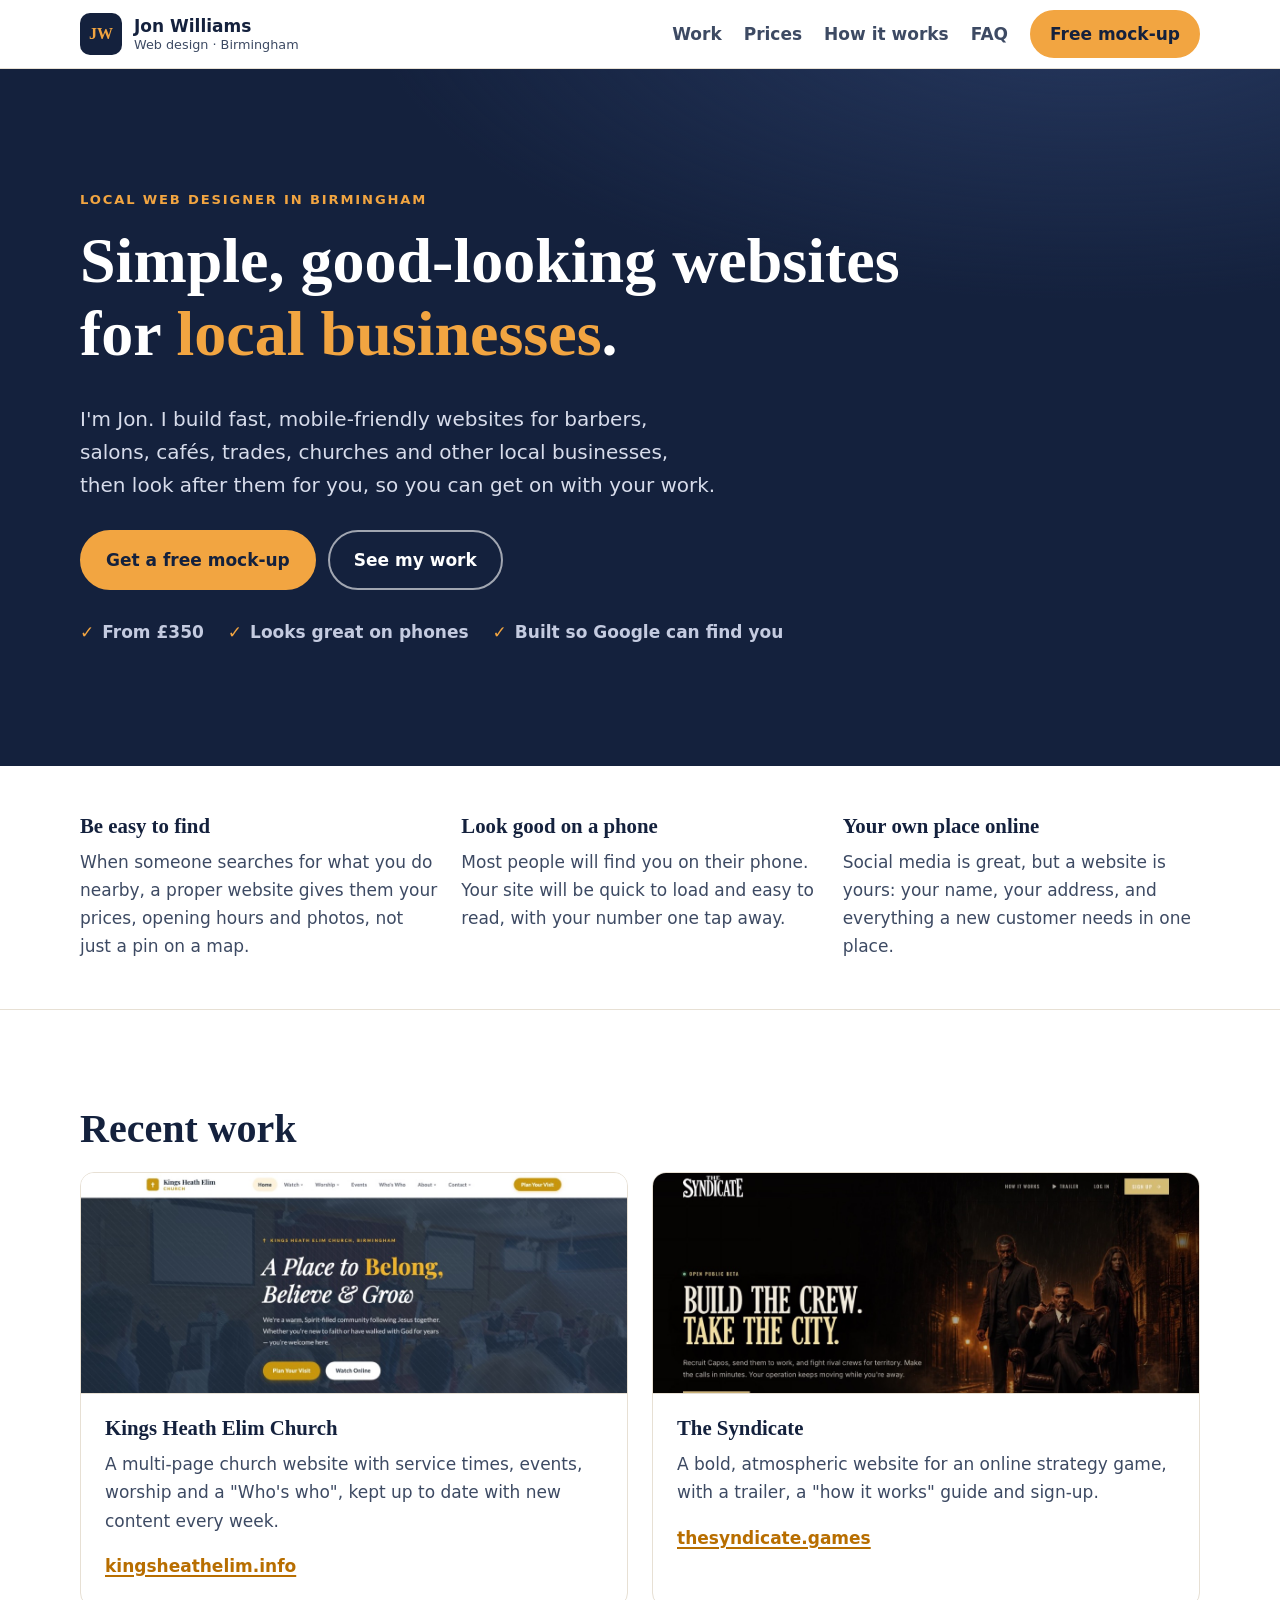
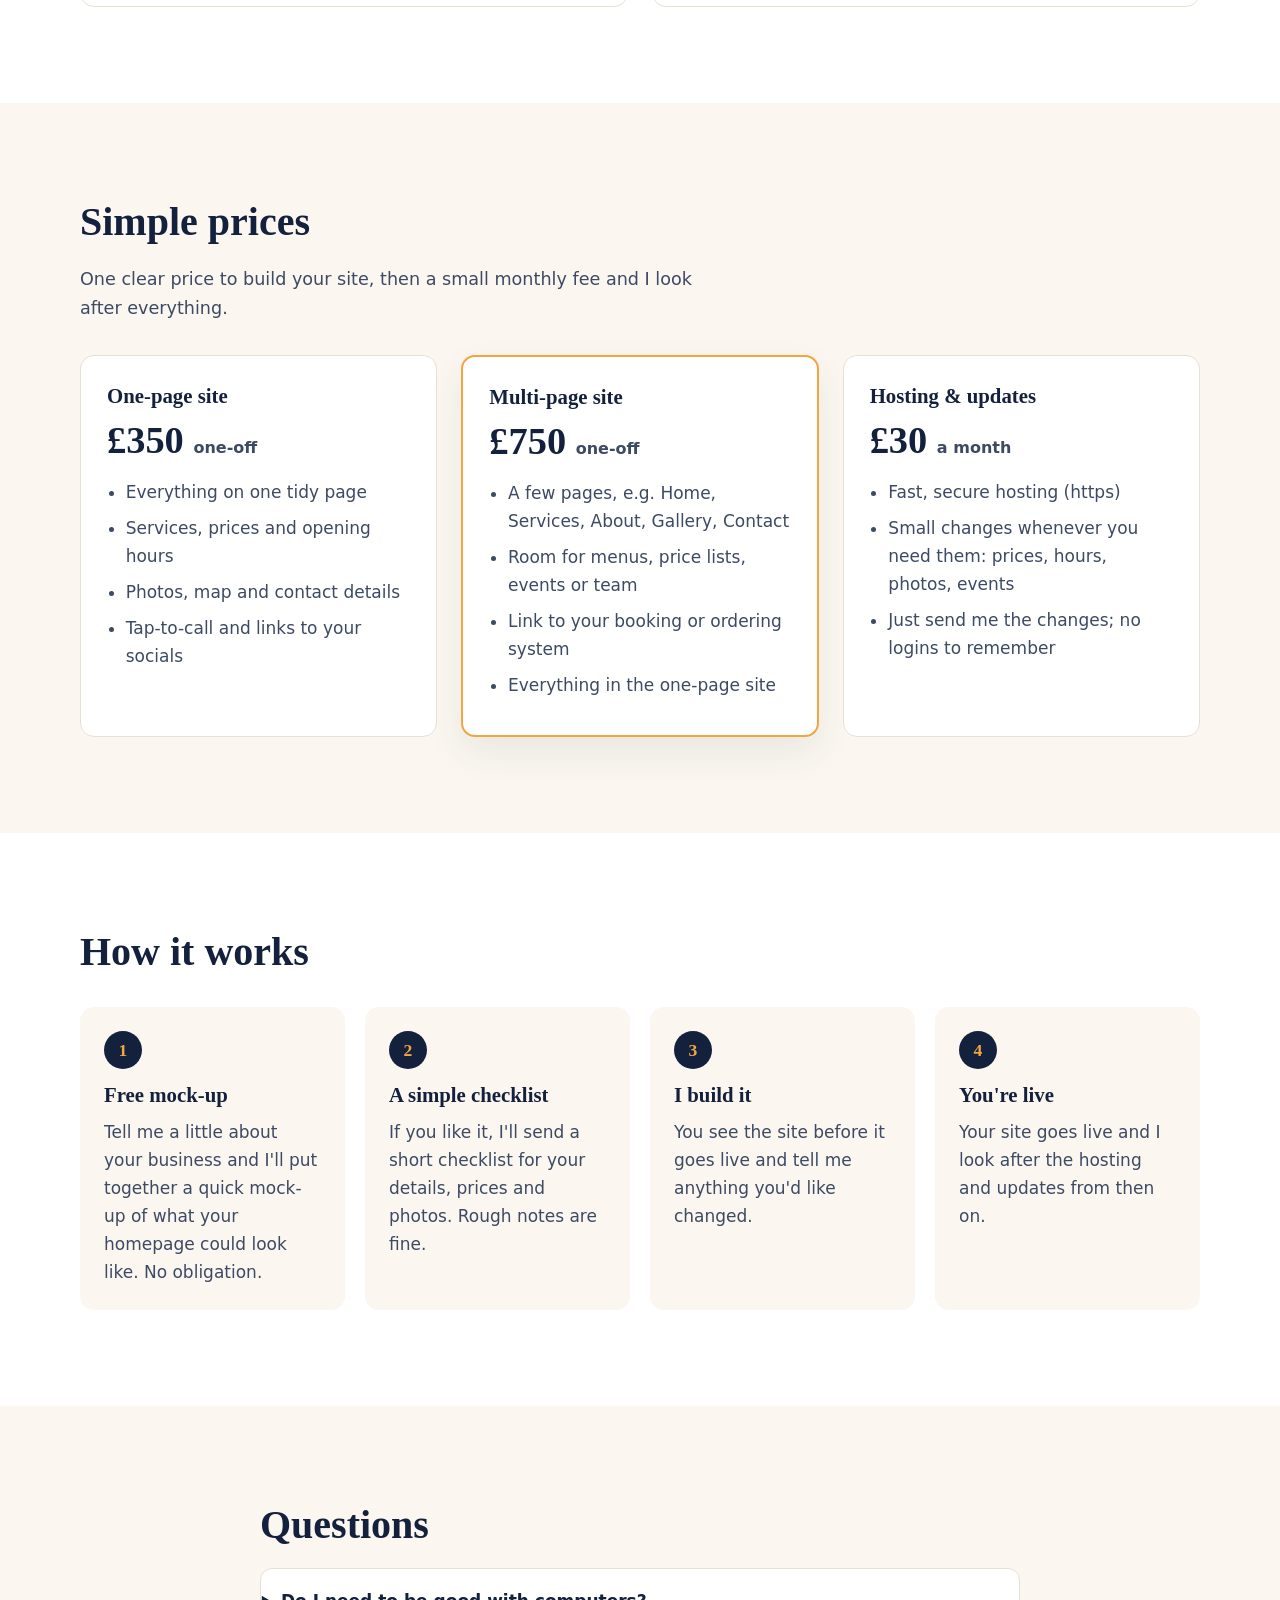
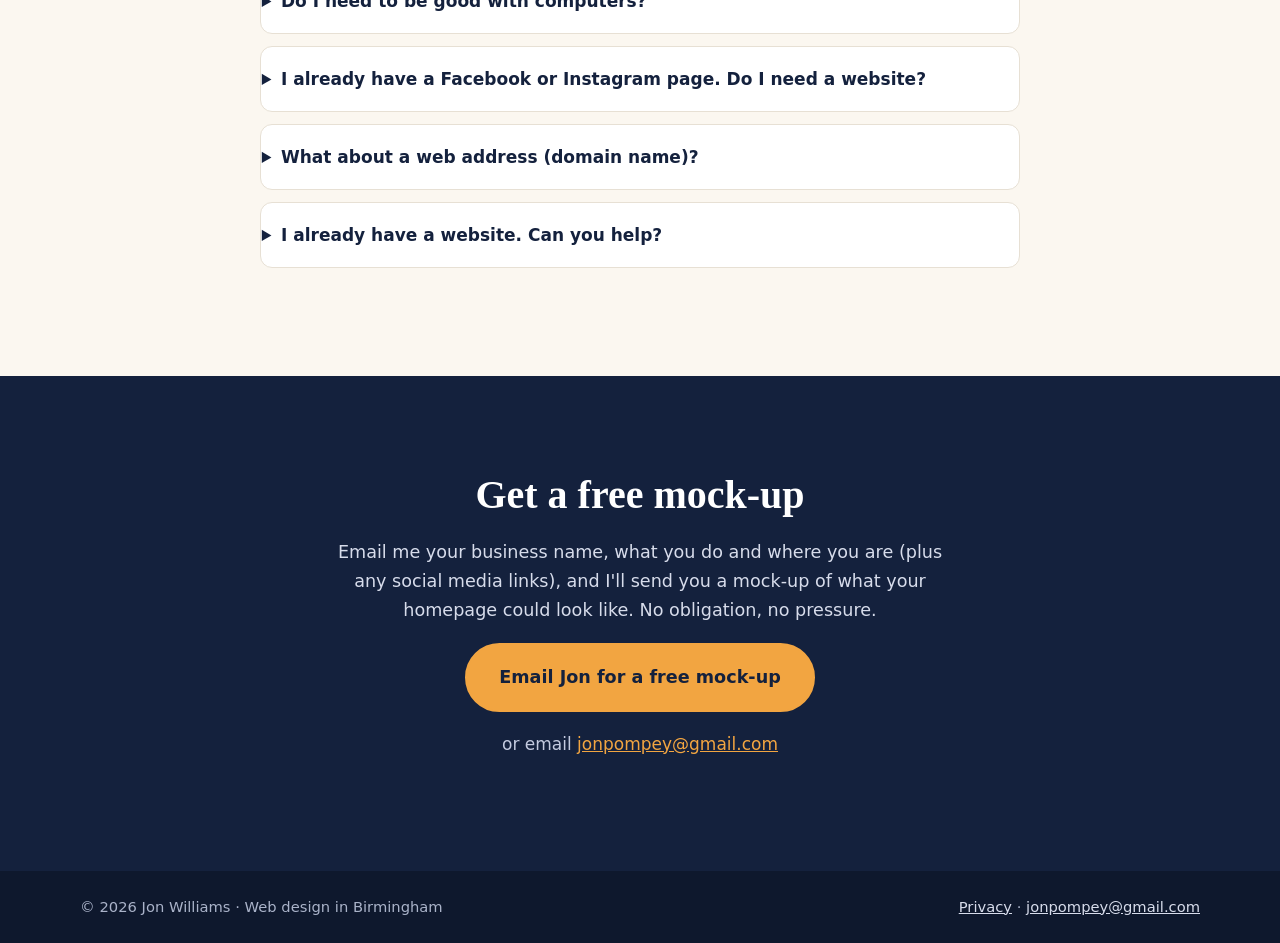
<file: index.html>
<!doctype html>
<html lang="en-GB">
<head>
  <meta charset="utf-8">
  <meta name="viewport" content="width=device-width, initial-scale=1">
  <title>Web Design in Birmingham | Jon Williams</title>
  <meta name="description" content="Simple, mobile-friendly websites for Birmingham businesses. One-page sites from £350, hosting and updates £30 a month. Ask Jon for a free mock-up.">
  <meta name="theme-color" content="#14213d">
  <link rel="icon" href="favicon.svg" type="image/svg+xml">
  <link rel="stylesheet" href="styles.css">

  <meta property="og:type" content="website">
  <meta property="og:title" content="Web Design in Birmingham | Jon Williams">
  <meta property="og:description" content="Simple, mobile-friendly websites for local businesses. Ask for a free mock-up.">
  <meta property="og:image" content="https://pompeybrum.github.io/img/og.jpg">
  <meta property="og:url" content="https://pompeybrum.github.io/">
  <link rel="canonical" href="https://pompeybrum.github.io/">
  <meta property="og:locale" content="en_GB">
  <meta name="twitter:card" content="summary_large_image">

  <script type="application/ld+json">
  {
    "@context": "https://schema.org",
    "@type": "ProfessionalService",
    "name": "Jon Williams Web Design",
    "description": "Simple, mobile-friendly websites for local businesses in Birmingham.",
    "email": "jonpompey@gmail.com",
    "url": "https://pompeybrum.github.io/",
    "areaServed": { "@type": "City", "name": "Birmingham" },
    "address": { "@type": "PostalAddress", "addressLocality": "Birmingham", "addressCountry": "GB" },
    "priceRange": "£350–£750",
    "founder": { "@type": "Person", "name": "Jon Williams" }
  }
  </script>
</head>
<body>
  <a class="skip" href="#main">Skip to content</a>

  <header class="site-header">
    <div class="wrap header-inner">
      <a class="brand" href="#top" aria-label="Jon Williams, web design, home">
        <span class="brand-mark" aria-hidden="true">JW</span>
        <span class="brand-text"><strong>Jon Williams</strong><small>Web design · Birmingham</small></span>
      </a>
      <button class="menu-toggle" aria-expanded="false" aria-controls="nav">Menu</button>
      <nav id="nav" class="nav" aria-label="Main">
        <a href="#work">Work</a>
        <a href="#prices">Prices</a>
        <a href="#how">How it works</a>
        <a href="#faq">FAQ</a>
        <a class="btn btn-small" href="#contact">Free mock-up</a>
      </nav>
    </div>
  </header>

  <main id="main">
    <section class="hero" id="top">
      <div class="wrap hero-inner">
        <p class="eyebrow">Local web designer in Birmingham</p>
        <h1>Simple, good-looking websites for <span>local businesses</span>.</h1>
        <p class="lead">I'm Jon. I build fast, mobile-friendly websites for barbers, salons, cafés, trades, churches and other local businesses, then look after them for you, so you can get on with your work.</p>
        <div class="hero-actions">
          <a class="btn" href="#contact">Get a free mock-up</a>
          <a class="btn btn-ghost" href="#work">See my work</a>
        </div>
        <ul class="hero-points" aria-label="What you get">
          <li>From £350</li>
          <li>Looks great on phones</li>
          <li>Built so Google can find you</li>
        </ul>
      </div>
    </section>

    <section class="why">
      <div class="wrap grid-3">
        <div>
          <h2 class="h3">Be easy to find</h2>
          <p>When someone searches for what you do nearby, a proper website gives them your prices, opening hours and photos, not just a pin on a map.</p>
        </div>
        <div>
          <h2 class="h3">Look good on a phone</h2>
          <p>Most people will find you on their phone. Your site will be quick to load and easy to read, with your number one tap away.</p>
        </div>
        <div>
          <h2 class="h3">Your own place online</h2>
          <p>Social media is great, but a website is yours: your name, your address, and everything a new customer needs in one place.</p>
        </div>
      </div>
    </section>

    <section class="section" id="work">
      <div class="wrap">
        <h2>Recent work</h2>
        <div class="grid-2">
          <article class="card work">
            <a href="https://kingsheathelim.info" target="_blank" rel="noopener">
              <img src="img/kingsheathelim.jpg" width="1200" height="487" loading="lazy"
                   alt="Kings Heath Elim Church website homepage, with the heading 'A Place to Belong, Believe and Grow'">
            </a>
            <div class="card-body">
              <h3>Kings Heath Elim Church</h3>
              <p>A multi-page church website with service times, events, worship and a "Who's who", kept up to date with new content every week.</p>
              <a class="link" href="https://kingsheathelim.info" target="_blank" rel="noopener">kingsheathelim.info</a>
            </div>
          </article>
          <article class="card work">
            <a href="https://thesyndicate.games" target="_blank" rel="noopener">
              <img src="img/thesyndicate.jpg" width="1200" height="487" loading="lazy"
                   alt="The Syndicate game website, with the heading 'Build the crew. Take the city.'">
            </a>
            <div class="card-body">
              <h3>The Syndicate</h3>
              <p>A bold, atmospheric website for an online strategy game, with a trailer, a "how it works" guide and sign-up.</p>
              <a class="link" href="https://thesyndicate.games" target="_blank" rel="noopener">thesyndicate.games</a>
            </div>
          </article>
        </div>
      </div>
    </section>

    <section class="section section-alt" id="prices">
      <div class="wrap">
        <h2>Simple prices</h2>
        <p class="section-lead">One clear price to build your site, then a small monthly fee and I look after everything.</p>
        <div class="grid-3 prices">
          <div class="card price">
            <h3>One-page site</h3>
            <p class="amount">£350 <small>one-off</small></p>
            <ul>
              <li>Everything on one tidy page</li>
              <li>Services, prices and opening hours</li>
              <li>Photos, map and contact details</li>
              <li>Tap-to-call and links to your socials</li>
            </ul>
          </div>
          <div class="card price featured">
            <h3>Multi-page site</h3>
            <p class="amount">£750 <small>one-off</small></p>
            <ul>
              <li>A few pages, e.g. Home, Services, About, Gallery, Contact</li>
              <li>Room for menus, price lists, events or team</li>
              <li>Link to your booking or ordering system</li>
              <li>Everything in the one-page site</li>
            </ul>
          </div>
          <div class="card price">
            <h3>Hosting &amp; updates</h3>
            <p class="amount">£30 <small>a month</small></p>
            <ul>
              <li>Fast, secure hosting (https)</li>
              <li>Small changes whenever you need them: prices, hours, photos, events</li>
              <li>Just send me the changes; no logins to remember</li>
            </ul>
          </div>
        </div>
      </div>
    </section>

    <section class="section" id="how">
      <div class="wrap">
        <h2>How it works</h2>
        <ol class="steps">
          <li><h3>Free mock-up</h3><p>Tell me a little about your business and I'll put together a quick mock-up of what your homepage could look like. No obligation.</p></li>
          <li><h3>A simple checklist</h3><p>If you like it, I'll send a short checklist for your details, prices and photos. Rough notes are fine.</p></li>
          <li><h3>I build it</h3><p>You see the site before it goes live and tell me anything you'd like changed.</p></li>
          <li><h3>You're live</h3><p>Your site goes live and I look after the hosting and updates from then on.</p></li>
        </ol>
      </div>
    </section>

    <section class="section section-alt" id="faq">
      <div class="wrap narrow">
        <h2>Questions</h2>
        <details>
          <summary>Do I need to be good with computers?</summary>
          <p>Not at all. I do the technical side. You tell me about your business, send some photos, and let me know when anything changes.</p>
        </details>
        <details>
          <summary>I already have a Facebook or Instagram page. Do I need a website?</summary>
          <p>Keep them, they're great for day-to-day posts. A website sits alongside them: it shows up in Google searches, it holds your prices and opening hours, and it's yours. I'll link your socials from it.</p>
        </details>
        <details>
          <summary>What about a web address (domain name)?</summary>
          <p>I'll help you choose and set one up, e.g. yourbusiness.co.uk, registered in your name. Domains usually cost around £10 a year, paid directly to the registrar.</p>
        </details>
        <details>
          <summary>I already have a website. Can you help?</summary>
          <p>Yes. If it's slow, out of date or hard to use on a phone, I can rebuild it and move it over without losing your email.</p>
        </details>
      </div>
    </section>

    <section class="section contact" id="contact">
      <div class="wrap narrow center">
        <h2>Get a free mock-up</h2>
        <p class="section-lead">Email me your business name, what you do and where you are (plus any social media links), and I'll send you a mock-up of what your homepage could look like. No obligation, no pressure.</p>
        <a class="btn btn-large"
           href="mailto:jonpompey@gmail.com?subject=Free%20website%20mock-up&amp;body=Business%20name%3A%0AWhat%20you%20do%3A%0AArea%3A%0AAny%20website%20or%20social%20media%20links%3A%0A">
          Email Jon for a free mock-up</a>
        <p class="contact-alt">or email <a href="mailto:jonpompey@gmail.com">jonpompey@gmail.com</a></p>
      </div>
    </section>
  </main>

  <footer class="site-footer">
    <div class="wrap footer-inner">
      <p>© <span id="year">2026</span> Jon Williams · Web design in Birmingham</p>
      <p><a href="privacy.html">Privacy</a> · <a href="mailto:jonpompey@gmail.com">jonpompey@gmail.com</a></p>
    </div>
  </footer>

  <script>
    document.getElementById("year").textContent = new Date().getFullYear();
    const toggle = document.querySelector(".menu-toggle");
    const nav = document.getElementById("nav");
    toggle.addEventListener("click", () => {
      const open = nav.classList.toggle("open");
      toggle.setAttribute("aria-expanded", String(open));
    });
    nav.addEventListener("click", (e) => {
      if (e.target.closest("a")) { nav.classList.remove("open"); toggle.setAttribute("aria-expanded", "false"); }
    });
  </script>
</body>
</html>
</file>
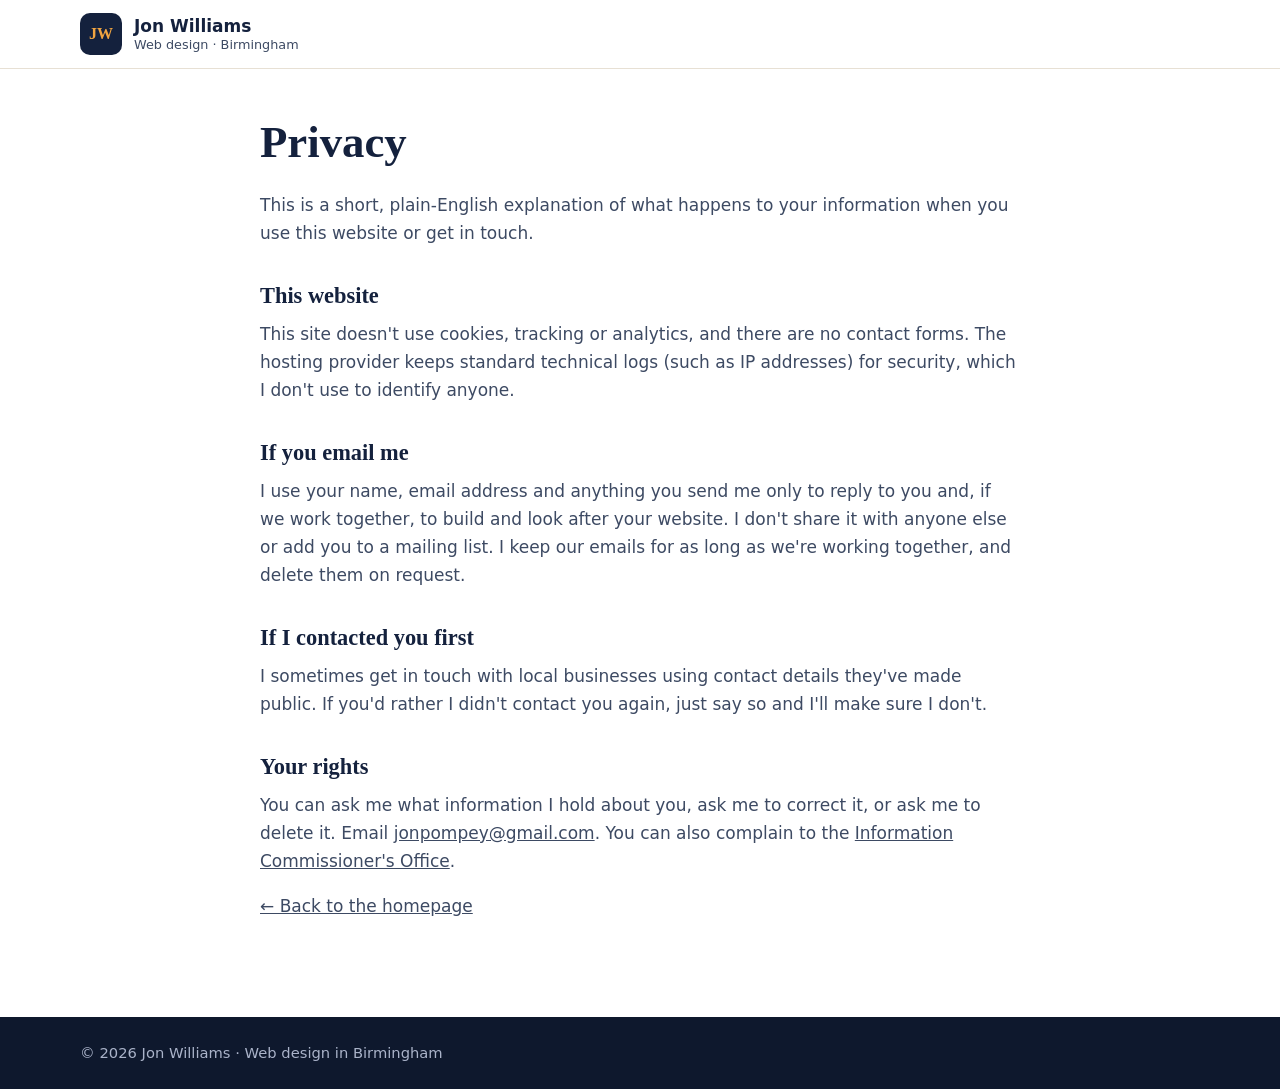
<file: privacy.html>
<!doctype html>
<html lang="en-GB">
<head>
  <meta charset="utf-8">
  <meta name="viewport" content="width=device-width, initial-scale=1">
  <title>Privacy | Jon Williams Web Design</title>
  <meta name="description" content="How Jon Williams Web Design handles your information.">
  <meta name="robots" content="noindex">
  <link rel="icon" href="favicon.svg" type="image/svg+xml">
  <link rel="stylesheet" href="styles.css">
</head>
<body>
  <header class="site-header">
    <div class="wrap header-inner">
      <a class="brand" href="./" aria-label="Jon Williams, web design, home">
        <span class="brand-mark" aria-hidden="true">JW</span>
        <span class="brand-text"><strong>Jon Williams</strong><small>Web design · Birmingham</small></span>
      </a>
    </div>
  </header>
  <main class="page">
    <div class="wrap narrow">
      <h1>Privacy</h1>
      <p>This is a short, plain-English explanation of what happens to your information when you use this website or get in touch.</p>

      <h2>This website</h2>
      <p>This site doesn't use cookies, tracking or analytics, and there are no contact forms. The hosting provider keeps standard technical logs (such as IP addresses) for security, which I don't use to identify anyone.</p>

      <h2>If you email me</h2>
      <p>I use your name, email address and anything you send me only to reply to you and, if we work together, to build and look after your website. I don't share it with anyone else or add you to a mailing list. I keep our emails for as long as we're working together, and delete them on request.</p>

      <h2>If I contacted you first</h2>
      <p>I sometimes get in touch with local businesses using contact details they've made public. If you'd rather I didn't contact you again, just say so and I'll make sure I don't.</p>

      <h2>Your rights</h2>
      <p>You can ask me what information I hold about you, ask me to correct it, or ask me to delete it. Email <a href="mailto:jonpompey@gmail.com">jonpompey@gmail.com</a>. You can also complain to the <a href="https://ico.org.uk/make-a-complaint/">Information Commissioner's Office</a>.</p>

      <p><a href="./">← Back to the homepage</a></p>
    </div>
  </main>
  <footer class="site-footer">
    <div class="wrap footer-inner">
      <p>© <span id="year">2026</span> Jon Williams · Web design in Birmingham</p>
    </div>
  </footer>
  <script>document.getElementById("year").textContent = new Date().getFullYear();</script>
</body>
</html>
</file>
<file: styles.css>
:root {
  --ink: #14213d;
  --ink-soft: #3d4a63;
  --accent: #f2a541;
  --accent-dark: #b86e00;
  --cream: #fbf7f0;
  --line: #e7e0d4;
  --white: #fff;
  --radius: 14px;
  --serif: "Iowan Old Style", "Palatino Linotype", Palatino, Georgia, serif;
  --sans: system-ui, -apple-system, "Segoe UI", Roboto, "Helvetica Neue", Arial, sans-serif;
}

* { box-sizing: border-box; }
html { scroll-behavior: smooth; scroll-padding-top: 80px; }
@media (prefers-reduced-motion: reduce) { html { scroll-behavior: auto; } }
body { margin: 0; font: 17px/1.65 var(--sans); color: var(--ink); background: var(--white); }
img { max-width: 100%; height: auto; display: block; }
a { color: inherit; }
h1, h2, h3 { font-family: var(--serif); line-height: 1.15; margin: 0 0 .5em; }
h2 { font-size: clamp(1.8rem, 4vw, 2.5rem); }
h3, .h3 { font-size: 1.3rem; }
p { margin: 0 0 1em; }

.wrap { width: min(1120px, 100% - 40px); margin-inline: auto; }
.narrow { width: min(760px, 100% - 40px); }
.center { text-align: center; }

.skip { position: absolute; left: -999px; top: 8px; background: var(--ink); color: var(--white); padding: 8px 14px; border-radius: 8px; z-index: 100; }
.skip:focus { left: 8px; }
:focus-visible { outline: 3px solid var(--accent); outline-offset: 3px; }

/* Buttons */
.btn { display: inline-block; background: var(--accent); color: var(--ink); font-weight: 700; text-decoration: none;
  padding: 14px 24px; border-radius: 999px; border: 2px solid var(--accent); transition: transform .15s, background .15s; min-height: 48px; }
.btn:hover { background: #f7b95f; transform: translateY(-1px); }
.btn-ghost { background: transparent; color: var(--white); border-color: rgba(255,255,255,.6); }
.btn-ghost:hover { background: rgba(255,255,255,.1); }
.btn-small { padding: 8px 18px; min-height: 44px; display: inline-flex; align-items: center; }
.btn-large { font-size: 1.1rem; padding: 18px 32px; }

/* Header */
.site-header { position: sticky; top: 0; z-index: 50; background: rgba(255,255,255,.96); backdrop-filter: blur(8px); border-bottom: 1px solid var(--line); }
.header-inner { display: flex; align-items: center; justify-content: space-between; min-height: 68px; gap: 16px; }
.brand { display: flex; align-items: center; gap: 12px; text-decoration: none; }
.brand-mark { display: grid; place-items: center; width: 42px; height: 42px; border-radius: 10px; background: var(--ink); color: var(--accent); font: 700 1rem var(--serif); }
.brand-text { display: flex; flex-direction: column; line-height: 1.2; }
.brand-text small { color: var(--ink-soft); font-size: .8rem; }
.nav { display: flex; align-items: center; gap: 22px; }
.nav a:not(.btn) { text-decoration: none; font-weight: 600; color: var(--ink-soft); padding: 10px 0; }
.nav a:not(.btn):hover { color: var(--ink); }
.menu-toggle { display: none; background: none; border: 2px solid var(--ink); border-radius: 8px; padding: 8px 14px; font: 600 1rem var(--sans); color: var(--ink); min-height: 44px; }

@media (max-width: 760px) {
  .menu-toggle { display: block; }
  .nav { display: none; position: absolute; inset: 68px 0 auto 0; background: var(--white); flex-direction: column; align-items: stretch;
    gap: 0; padding: 8px 20px 20px; border-bottom: 1px solid var(--line); box-shadow: 0 12px 24px rgba(20,33,61,.08); }
  .nav.open { display: flex; }
  .nav a:not(.btn) { padding: 14px 0; border-bottom: 1px solid var(--line); }
  .nav .btn { margin-top: 14px; justify-content: center; }
}

/* Hero */
.hero { background: radial-gradient(1200px 500px at 85% -10%, #26385f 0%, transparent 60%), var(--ink); color: var(--white); padding: clamp(64px, 10vw, 120px) 0; }
.hero-inner { max-width: 820px; margin-left: max(20px, calc((100% - 1120px) / 2)); }
.eyebrow { text-transform: uppercase; letter-spacing: .14em; font-size: .82rem; font-weight: 700; color: var(--accent); }
.hero h1 { font-size: clamp(2.3rem, 6vw, 4rem); }
.hero h1 span { color: var(--accent); }
.lead { font-size: clamp(1.05rem, 2.2vw, 1.25rem); color: #d7dceb; max-width: 640px; }
.hero-actions { display: flex; flex-wrap: wrap; gap: 12px; margin: 28px 0; }
.hero-points { list-style: none; padding: 0; margin: 0; display: flex; flex-wrap: wrap; gap: 10px 24px; color: #c4cbe0; font-weight: 600; }
.hero-points li::before { content: "✓"; color: var(--accent); margin-right: 8px; }

/* Sections */
.section { padding: clamp(56px, 8vw, 96px) 0; }
.section-alt { background: var(--cream); }
.section-lead { font-size: 1.1rem; color: var(--ink-soft); max-width: 640px; }
.center .section-lead { margin-inline: auto; }
.why { padding: 48px 0; border-bottom: 1px solid var(--line); }
.why p { color: var(--ink-soft); margin: 0; }

.grid-2, .grid-3 { display: grid; gap: 24px; }
@media (min-width: 760px) { .grid-2 { grid-template-columns: 1fr 1fr; } .grid-3 { grid-template-columns: repeat(3, 1fr); } }

.card { background: var(--white); border: 1px solid var(--line); border-radius: var(--radius); overflow: hidden; }
.card-body { padding: 22px 24px 26px; }
.card-body p { color: var(--ink-soft); }
.work img { aspect-ratio: 1200 / 487; object-fit: cover; border-bottom: 1px solid var(--line); transition: opacity .2s; }
.work a:hover img { opacity: .9; }
.link { font-weight: 700; color: var(--accent-dark); text-decoration-thickness: 2px; text-underline-offset: 3px; }

.prices { margin-top: 32px; }
.price { padding: 28px 26px; }
.price.featured { border: 2px solid var(--accent); box-shadow: 0 16px 36px rgba(20,33,61,.08); }
.amount { font: 700 2.4rem var(--serif); margin: 4px 0 16px; }
.amount small { font: 600 1rem var(--sans); color: var(--ink-soft); }
.price ul { padding-left: 1.1em; margin: 0; color: var(--ink-soft); }
.price li { margin-bottom: 8px; }

.steps { list-style: none; counter-reset: step; padding: 0; margin: 32px 0 0; display: grid; gap: 20px; }
@media (min-width: 760px) { .steps { grid-template-columns: repeat(4, 1fr); } }
.steps li { counter-increment: step; background: var(--cream); border-radius: var(--radius); padding: 24px; }
.steps li::before { content: counter(step); display: grid; place-items: center; width: 38px; height: 38px; border-radius: 50%;
  background: var(--ink); color: var(--accent); font: 700 1.1rem var(--serif); margin-bottom: 14px; }
.steps p { color: var(--ink-soft); margin: 0; }

details { background: var(--white); border: 1px solid var(--line); border-radius: 12px; padding: 4px 20px; margin-bottom: 12px; }
summary { cursor: pointer; font-weight: 700; padding: 14px 0; list-style-position: outside; }
details p { color: var(--ink-soft); }

.contact { background: var(--ink); color: var(--white); }
.contact .section-lead { color: #d7dceb; }
.contact-alt { margin-top: 18px; color: #c4cbe0; }
.contact-alt a { color: var(--accent); }

.site-footer { background: #0e182d; color: #aab3c9; font-size: .92rem; }
.footer-inner { display: flex; flex-wrap: wrap; justify-content: space-between; gap: 8px 24px; padding: 24px 0; }
.footer-inner p { margin: 0; }
.site-footer a { color: #d7dceb; }

/* Privacy page */
.page { padding: 48px 0 80px; }
.page h1 { font-size: clamp(2rem, 5vw, 2.8rem); }
.page h2 { font-size: 1.4rem; margin-top: 1.6em; }
.page p, .page li { color: var(--ink-soft); }
</file>
